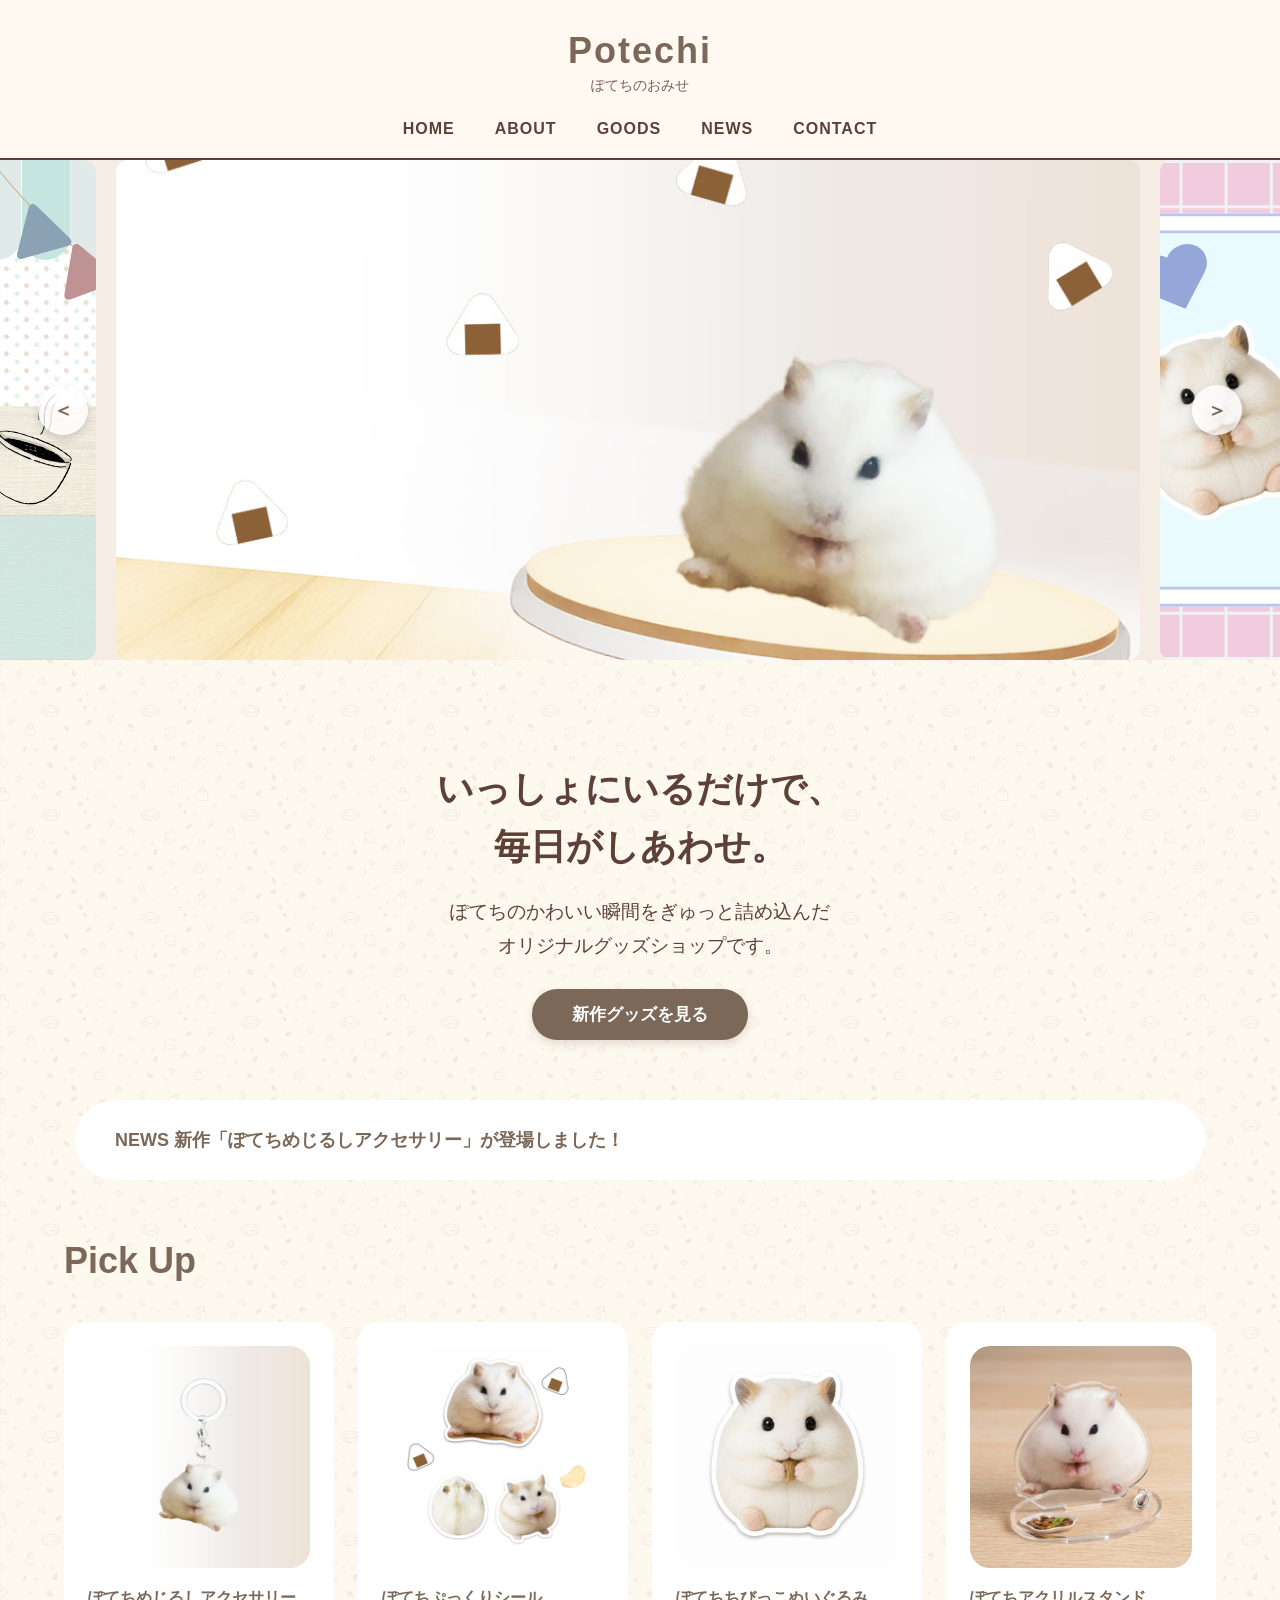
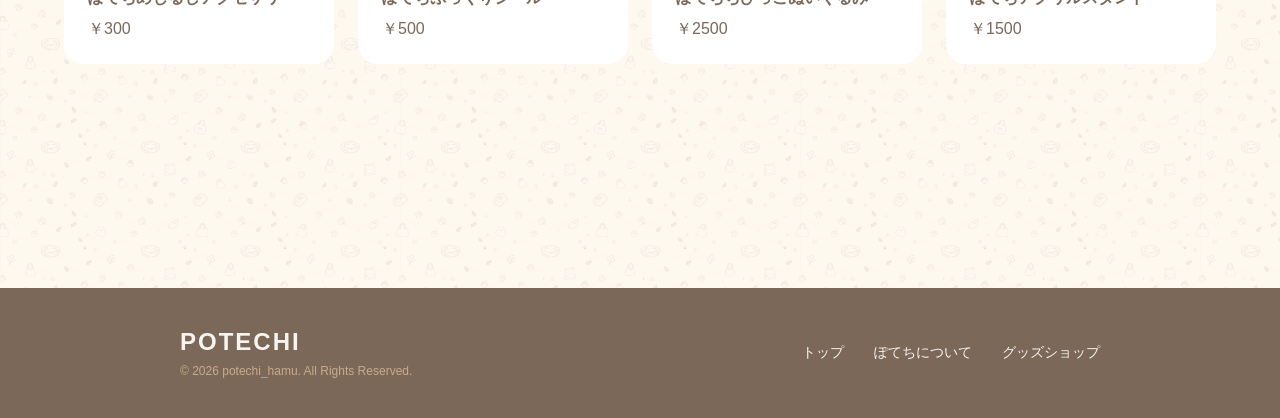
<file: index.html>
<!doctype html>
<html lang="ja">
  <head>
    <meta charset="UTF-8" />
    <meta name="viewport" content="width=device-width, initial-scale=1.0" />
    <title>Potechi Shop</title>
    <link rel="stylesheet" href="style.css" />
  </head>

  <body>
    <header>
      <div class="header-container">
        <div class="logo">
          <h1>Potechi</h1>
          <p>ぽてちのおみせ</p>
        </div>

        <nav>
          <div class="hamburger" id="hamburger">
            <span></span>
            <span></span>
            <span></span>
          </div>

          <ul id="nav-links">
            <li><a href="index.html">HOME</a></li>
            <li><a href="about.html">ABOUT</a></li>
            <li><a href="goods.html">GOODS</a></li>
            <li><a href="news.html">NEWS</a></li>
            <li><a href="contact.html">CONTACT</a></li>
          </ul>
        </nav>
      </div>
    </header>

    <!-- スライダーエリア -->
    <section class="hero">
      <div class="hero-slider">
        <div
          class="slider-item"
          style="background-image: url(&quot;images/cafe_yokobana.png&quot;)"
        ></div>
        <div
          class="slider-item"
          style="background-image: url(&quot;images/potechi-main.jpg&quot;)"
        ></div>
        <div
          class="slider-item"
          style="background-image: url(&quot;images/osikatu_yokobana.png&quot;)"
        ></div>
        <div
          class="slider-item"
          style="background-image: url(&quot;images/cafe_yokobana.png&quot;)"
        ></div>
        <div
          class="slider-item"
          style="background-image: url(&quot;images/potechi-main.jpg&quot;)"
        ></div>
      </div>

      <button class="slider-btn prev-btn" id="prevBtn">＜</button>
      <button class="slider-btn next-btn" id="nextBtn">＞</button>
    </section>

    <!-- ✨ここから背景パターンの枠（main-bg）を開始！ -->
    <div class="main-bg">
      <!-- 🌟文字とボタンのエリアを、ドット背景の内側にお引っ越ししました！ -->
      <div class="hero-text">
        <h2>いっしょにいるだけで、<br />毎日がしあわせ。</h2>
        <p>
          ぽてちのかわいい瞬間をぎゅっと詰め込んだ<br />オリジナルグッズショップです。
        </p>
        <a href="goods.html" class="btn">新作グッズを見る</a>
      </div>

      <!-- NEWSセクション -->
      <section class="news">
        <p>
          <span>NEWS</span>
          新作「ぽてちめじるしアクセサリー」が登場しました！
        </p>
      </section>

      <!-- Pick Up セクション -->
      <section class="pickup">
        <h3>Pick Up</h3>
        <div class="item-list">
          <div class="item">
            <img src="images/mezirushi-keyholder.jpg" alt="" />
            <h4>ぽてちめじるしアクセサリー</h4>
            <p>￥300</p>
          </div>

          <div class="item">
            <img src="images/pukkuri-sticker.jpg" alt="" />
            <h4>ぽてちぷっくりシール</h4>
            <p>￥500</p>
          </div>

          <div class="item">
            <img src="images/tibinui.png" alt="" />
            <h4>ぽてちちびっこぬいぐるみ</h4>
            <p>￥2500</p>
          </div>

          <div class="item">
            <img src="images/akusuta.jpg" alt="" />
            <h4>ぽてちアクリルスタンド</h4>
            <p>￥1500</p>
          </div>
        </div>
      </section>

      <!-- フッターエリア -->
      <footer>
        <div class="footer-container">
          <div class="footer-left">
            <h2>POTECHI</h2>
            <p>&copy; 2026 potechi_hamu. All Rights Reserved.</p>
          </div>
          <div class="footer-right">
            <ul>
              <li><a href="index.html">トップ</a></li>
              <li><a href="about.html">ぽてちについて</a></li>
              <li><a href="goods.html">グッズショップ</a></li>
            </ul>
          </div>
        </div>
      </footer>
    </div>
    <!-- 背景パターンの枠（main-bg）終了 -->

    <script>
      function startSlider() {
        const slider = document.querySelector(".hero-slider");
        const slides = document.querySelectorAll(".slider-item");
        const prevBtn = document.getElementById("prevBtn");
        const nextBtn = document.getElementById("nextBtn");

        let currentIndex = 1;
        const totalSlides = slides.length;
        let isTransitioning = false;

        function updateSlider(hasAnimation = true) {
          if (hasAnimation) {
            slider.style.transition =
              "transform 0.6s cubic-bezier(0.25, 1, 0.5, 1)";
          } else {
            slider.style.transition = "none";
          }
          const moveAmount = currentIndex * 82.5 - 10;
          slider.style.transform = `translateX(-${moveAmount}%)`;
        }

        updateSlider(false);

        function nextSlide() {
          if (isTransitioning) return;
          isTransitioning = true;
          currentIndex++;
          updateSlider(true);

          if (currentIndex === totalSlides - 1) {
            setTimeout(() => {
              currentIndex = 1;
              updateSlider(false);
            }, 600);
          }
          setTimeout(() => {
            isTransitioning = false;
          }, 600);
        }

        function prevSlide() {
          if (isTransitioning) return;
          isTransitioning = true;
          currentIndex--;
          updateSlider(true);

          if (currentIndex === 0) {
            setTimeout(() => {
              currentIndex = totalSlides - 2;
              updateSlider(false);
            }, 600);
          }
          setTimeout(() => {
            isTransitioning = false;
          }, 600);
        }

        nextBtn.addEventListener("click", nextSlide);
        prevBtn.addEventListener("click", prevSlide);
        setInterval(nextSlide, 4000);
      }

      window.onload = startSlider;

      const hamburger = document.getElementById("hamburger");
      const navLinks = document.getElementById("nav-links");

      hamburger.addEventListener("click", () => {
        hamburger.classList.toggle("active");
        navLinks.classList.toggle("active");
      });
    </script>
  </body>
</html>
</file>
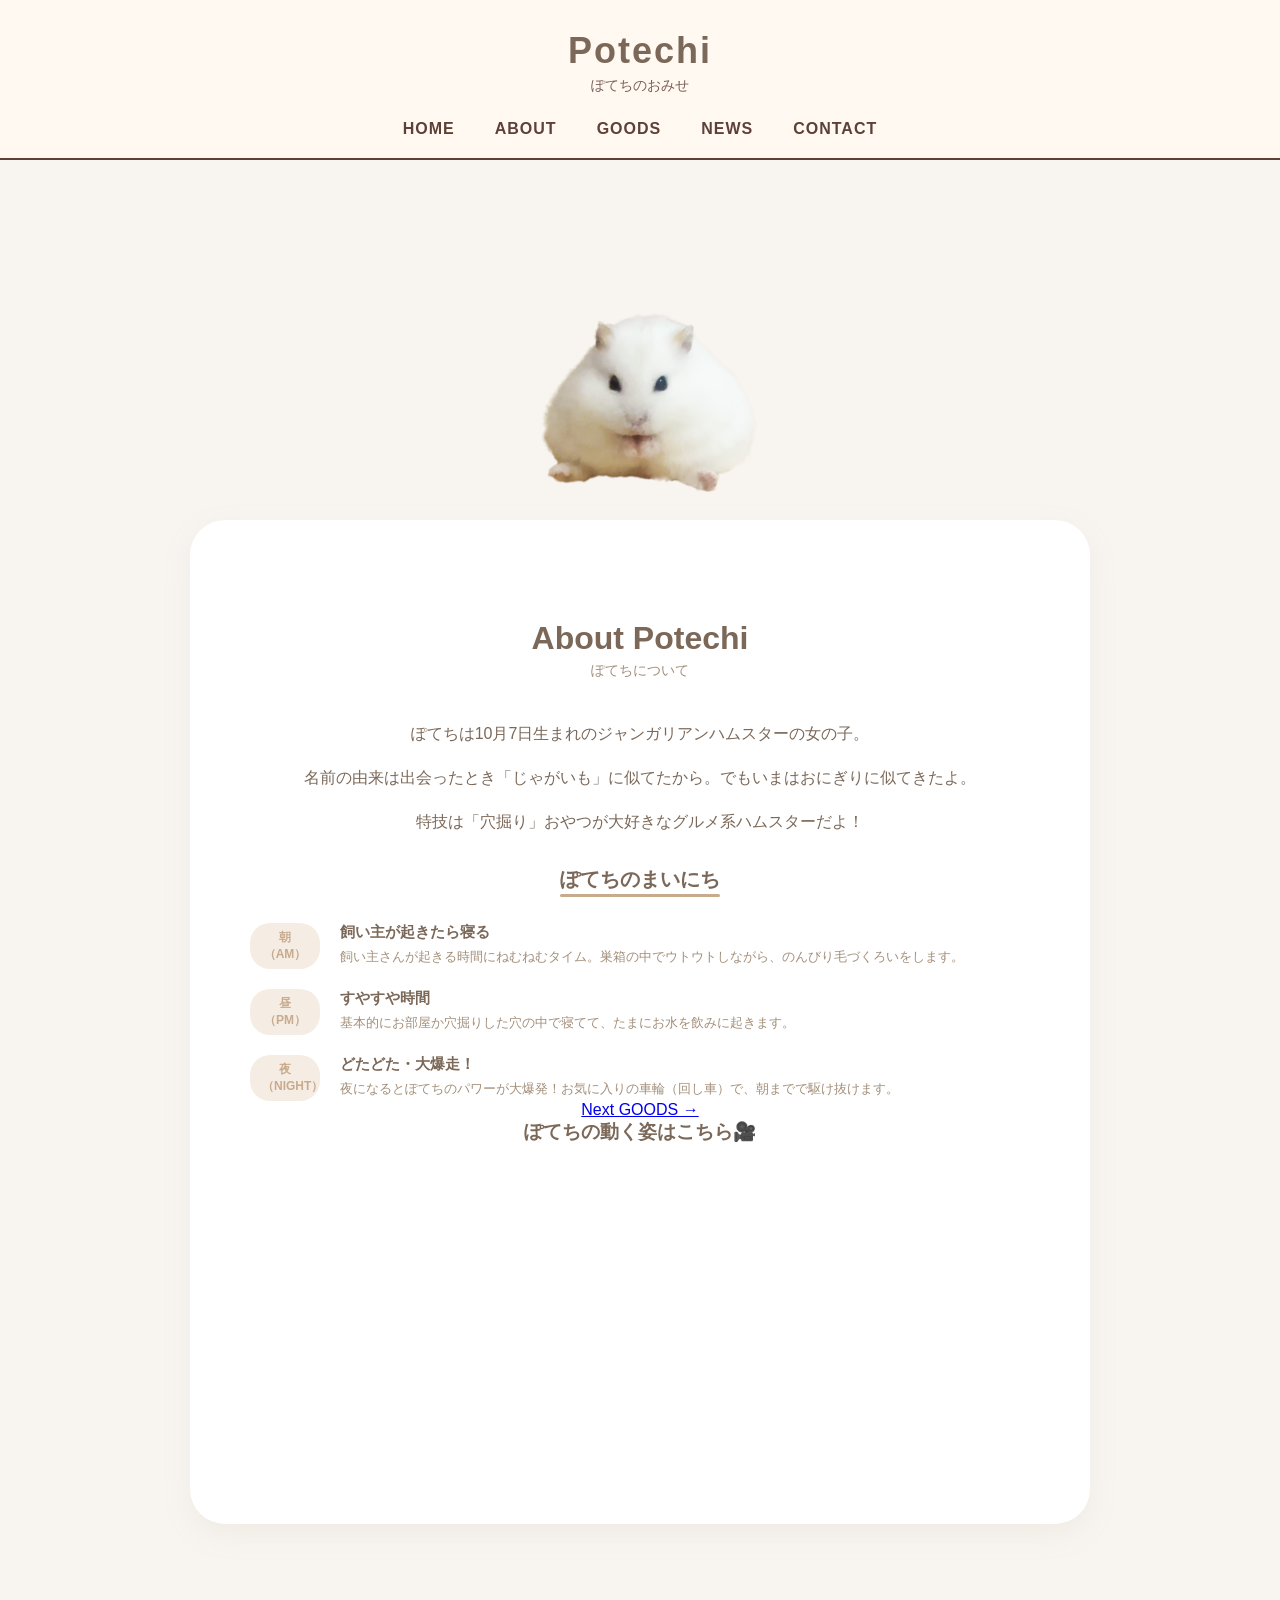
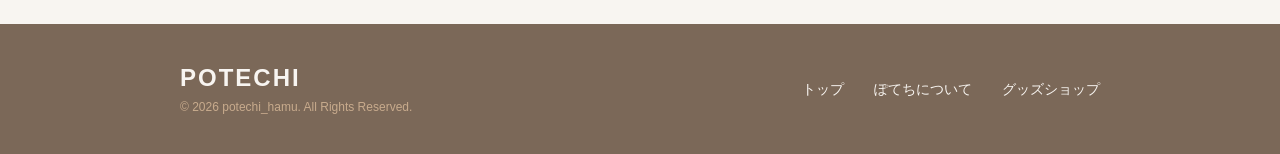
<file: about.html>
<!doctype html>
<html lang="ja">
  <head>
    <meta charset="UTF-8" />
    <meta name="viewport" content="width=device-width, initial-scale=1.0" />
    <title>Potechi Shop</title>
    <link rel="stylesheet" href="style.css" />
  </head>

  <body>
    <!-- ヘッダー -->
    <header>
      <div class="header-container">
        <div class="logo">
          <h1>Potechi</h1>
          <p>ぽてちのおみせ</p>
        </div>

        <nav>
          <div class="hamburger" id="hamburger">
            <span></span>
            <span></span>
            <span></span>
          </div>

          <ul id="nav-links">
            <li><a href="index.html">HOME</a></li>
            <li><a href="about.html">ABOUT</a></li>
            <li><a href="goods.html">GOODS</a></li>
            <li><a href="news.html">NEWS</a></li>
            <li><a href="contact.html">CONTACT</a></li>
          </ul>
        </nav>
      </div>
    </header>

    <!-- メインビジュアル -->
    <main class="about-container">
      <div class="about-hero">
        <img
          src="images/potechi.png"
          alt="ぽてちのメイン写真"
          class="about-img"
        />
      </div>
      <section class="about-card">
        <h2>About Potechi</h2>

        <p class="subtitle">ぽてちについて</p>
        <div class="about-text">
          <p>ぽてちは10月7日生まれのジャンガリアンハムスターの女の子。</p>
          <p>
            名前の由来は出会ったとき「じゃがいも」に似てたから。でもいまはおにぎりに似てきたよ。
          </p>
          <p>特技は「穴掘り」おやつが大好きなグルメ系ハムスターだよ！</p>
        </div>
        <div class="routine-box">
          <h3>ぽてちのまいにち</h3>

          <div class="timeline">
            <div class="timeline-item">
              <span class="time">朝（AM）</span>
              <div class="timeline-content">
                <h4>飼い主が起きたら寝る</h4>
                <p>
                  飼い主さんが起きる時間にねむねむタイム。巣箱の中でウトウトしながら、のんびり毛づくろいをします。
                </p>
              </div>
            </div>

            <div class="timeline-item">
              <span class="time">昼（PM）</span>
              <div class="timeline-content">
                <h4>すやすや時間</h4>
                <p>
                  基本的にお部屋か穴掘りした穴の中で寝てて、たまにお水を飲みに起きます。
                </p>
              </div>
            </div>

            <div class="timeline-item">
              <span class="time">夜（NIGHT）</span>
              <div class="timeline-content">
                <h4>どたどた・大爆走！</h4>
                <p>
                  夜になるとぽてちのパワーが大爆発！お気に入りの車輪（回し車）で、朝までで駆け抜けます。
                </p>
              </div>
            </div>
          </div>
        </div>
        <a href="goods.html" class="btn">Next GOODS →</a>
        <div class="video-box">
          <h3>ぽてちの動く姿はこちら🎥</h3>
          <div class="video-container">
            <iframe
              width="560"
              height="315"
              src="https://www.youtube.com/embed/g1fWhNNYYok?si=EmR5kZvZjE-gA_fW"
              title="YouTube video player"
              frameborder="0"
              allow="
                accelerometer;
                autoplay;
                clipboard-write;
                encrypted-media;
                gyroscope;
                picture-in-picture;
                web-share;
              "
              referrerpolicy="strict-origin-when-cross-origin"
              allowfullscreen
            ></iframe>
          </div>
        </div>
      </section>
    </main>
    <footer>
      <div class="footer-container">
        <div class="footer-left">
          <h2>POTECHI</h2>
          <p>&copy; 2026 potechi_hamu. All Rights Reserved.</p>
        </div>

        <div class="footer-right">
          <ul>
            <li><a href="index.html">トップ</a></li>
            <li><a href="about.html">ぽてちについて</a></li>
            <li><a href="goods.html">グッズショップ</a></li>
          </ul>
        </div>
      </div>
    </footer>
    <script>
      // 🍔 ハンバーガーメニューを開閉するJS
      const hamburger = document.getElementById("hamburger");
      const navLinks = document.getElementById("nav-links");

      hamburger.addEventListener("click", () => {
        // ボタンとメニューに「active」クラスをつけたり消したりする
        hamburger.classList.toggle("active");
        navLinks.classList.toggle("active");
      });
    </script>
  </body>
</html>
</file>
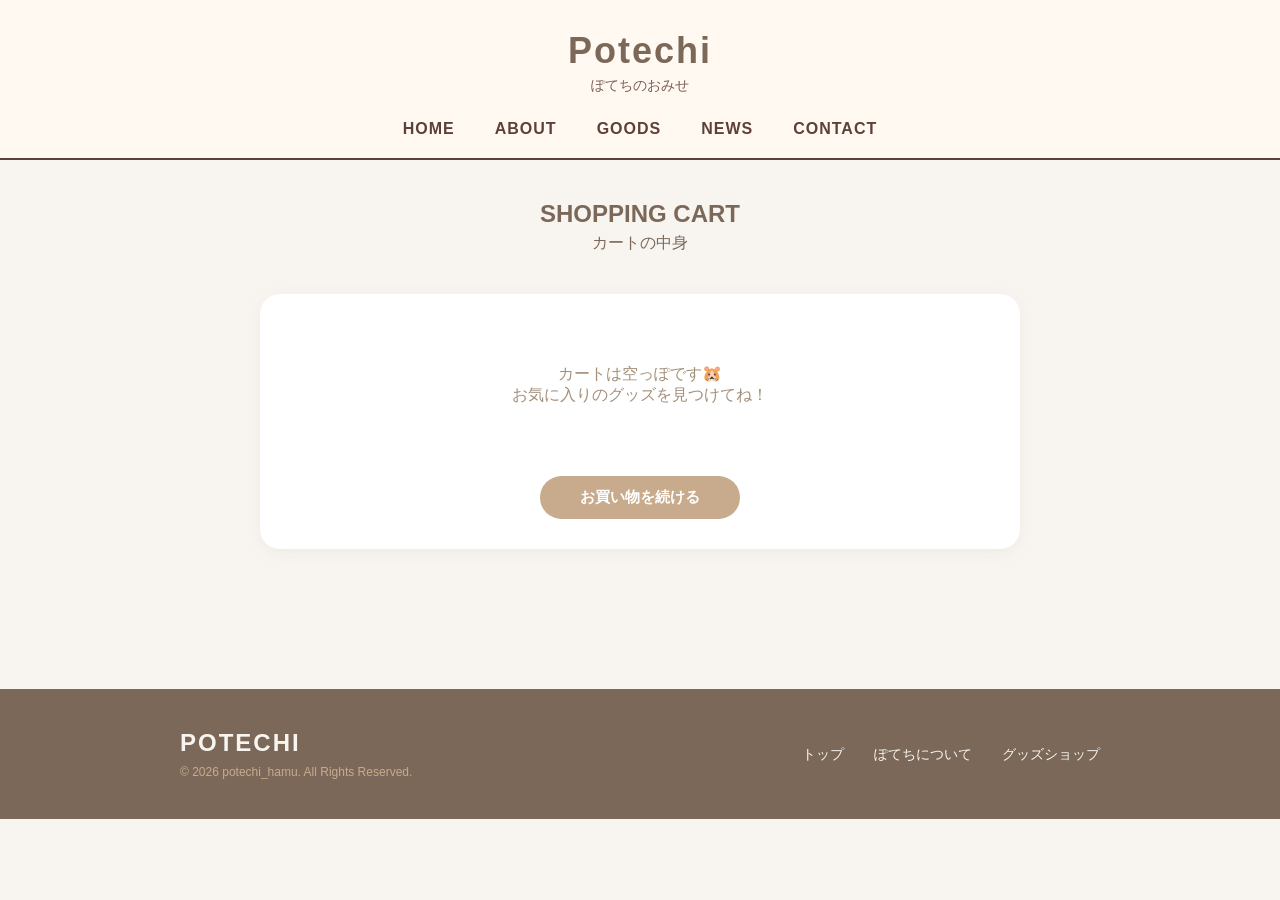
<file: cart.html>
<!doctype html>
<html lang="ja">
  <head>
    <meta charset="UTF-8" />
    <meta name="viewport" content="width=device-width, initial-scale=1.0" />
    <title>カート - ぽてちのおみせ</title>
    <link rel="stylesheet" href="style.css" />

    <style>
      /* --- カートページ専用のスタイル --- */
      main {
        max-width: 800px;
        margin: 0 auto;
        padding: 40px 20px;
      }
      .page-title {
        text-align: center;
        margin-bottom: 40px;
      }
      .page-title h2 {
        font-size: 24px;
        color: #7b6858;
        margin-bottom: 5px;
      }

      /* カートの中身を包む大きな箱 */
      .cart-container {
        background: white;
        border-radius: 20px;
        padding: 30px;
        box-shadow: 0 4px 15px rgba(163, 143, 122, 0.1);
      }

      /* グッズ1件ごとの並び */
      .cart-item {
        display: flex;
        justify-content: space-between;
        align-items: center;
        padding: 15px 0;
        border-bottom: 1px dashed #e6dfd5;
        color: #7b6858;
      }
      .cart-item:last-child {
        border-bottom: none;
      }
      .item-name {
        font-weight: bold;
        font-size: 16px;
      }
      .item-price {
        font-weight: bold;
        color: #c8ab8d;
      }

      /* カートが空っぽのときのメッセージ */
      .empty-message {
        text-align: center;
        padding: 40px 0;
        color: #a38f7a;
        font-size: 16px;
      }

      /* ボタン関係 */
      .cart-buttons {
        margin-top: 30px;
        display: flex;
        flex-direction: column;
        gap: 15px;
        align-items: center;
      }
      .btn-clear {
        background: #e8f0eb;
        color: #8daea0;
        border: none;
        padding: 10px 20px;
        border-radius: 999px;
        font-weight: bold;
        cursor: pointer;
        font-size: 13px;
      }
      .btn-back {
        display: inline-block;
        background: #c8ab8d;
        color: white;
        text-decoration: none;
        padding: 12px 40px;
        border-radius: 999px;
        font-weight: bold;
        font-size: 15px;
      }
    </style>
  <header>
      <div class="header-container">
        <div class="logo">
          <h1>Potechi</h1>
          <p>ぽてちのおみせ</p>
        </div>

        <nav>
          <div class="hamburger" id="hamburger">
            <span></span>
            <span></span>
            <span></span>
          </div>

          <ul id="nav-links">
            <li><a href="index.html">HOME</a></li>
            <li><a href="about.html">ABOUT</a></li>
            <li><a href="goods.html">GOODS</a></li>
            <li><a href="news.html">NEWS</a></li>
            <li><a href="contact.html">CONTACT</a></li>
          </ul>
        </nav>
      </div>
    </header>
    <main>
      <div class="page-title">
        <h2>SHOPPING CART</h2>
        <p>カートの中身</p>
      </div>

      <div class="cart-container">
        <div id="cart-list"></div>

        <div class="cart-buttons">
          <button class="btn-clear" id="btn-clear">カートを空にする</button>
          <a href="goods.html" class="btn-back">お買い物を続ける</a>
        </div>
      </div>
    </main>

    <footer>
      <div class="footer-container">
        <div class="footer-left">
          <h2>POTECHI</h2>
          <p>&copy; 2026 potechi_hamu. All Rights Reserved.</p>
        </div>
        <div class="footer-right">
          <ul>
            <li><a href="index.html">トップ</a></li>
            <li><a href="about.html">ぽてちについて</a></li>
            <li><a href="goods.html">グッズショップ</a></li>
          </ul>
        </div>
      </div>
    </footer>

    <script>
      // 1. ブラウザの記憶からカートのデータを引っ張り出す
      let cart = JSON.parse(localStorage.getItem("potechi_cart")) || [];

      const cartList = document.getElementById("cart-list");
      const btnClear = document.getElementById("btn-clear");

      // 2. カートの中身を表示する関数
      function displayCart() {
        // いったん表示をクリア
        cartList.innerHTML = "";

        if (cart.length === 0) {
          // カートが空っぽのとき
          cartList.innerHTML =
            '<p class="empty-message">カートは空っぽです🐹<br>お気に入りのグッズを見つけてね！</p>';
          btnClear.style.display = "none"; // 空にするボタンを隠す
        } else {
          // カートに商品が入っているとき、1個ずつ画面に組み立てていく
          cart.forEach(function (item) {
            const itemDiv = document.createElement("div");
            itemDiv.className = "cart-item";
            itemDiv.innerHTML = `
                        <span class="item-name">${item.name}</span>
                        <span class="item-price">${item.price}</span>
                    `;
            cartList.appendChild(itemDiv);
          });
          btnClear.style.display = "block"; // 空にするボタンを表示
        }
      }

      // 3. 「カートを空にする」ボタンが押されたときの仕事
      btnClear.addEventListener("click", function () {
        // 記憶を消す
        localStorage.removeItem("potechi_cart");
        cart = [];
        // 画面を更新
        displayCart();
      });

      // ページを開いた瞬間に、まずはカートの中身を表示する
      displayCart();
    </script>
  </body>
</html>
</file>
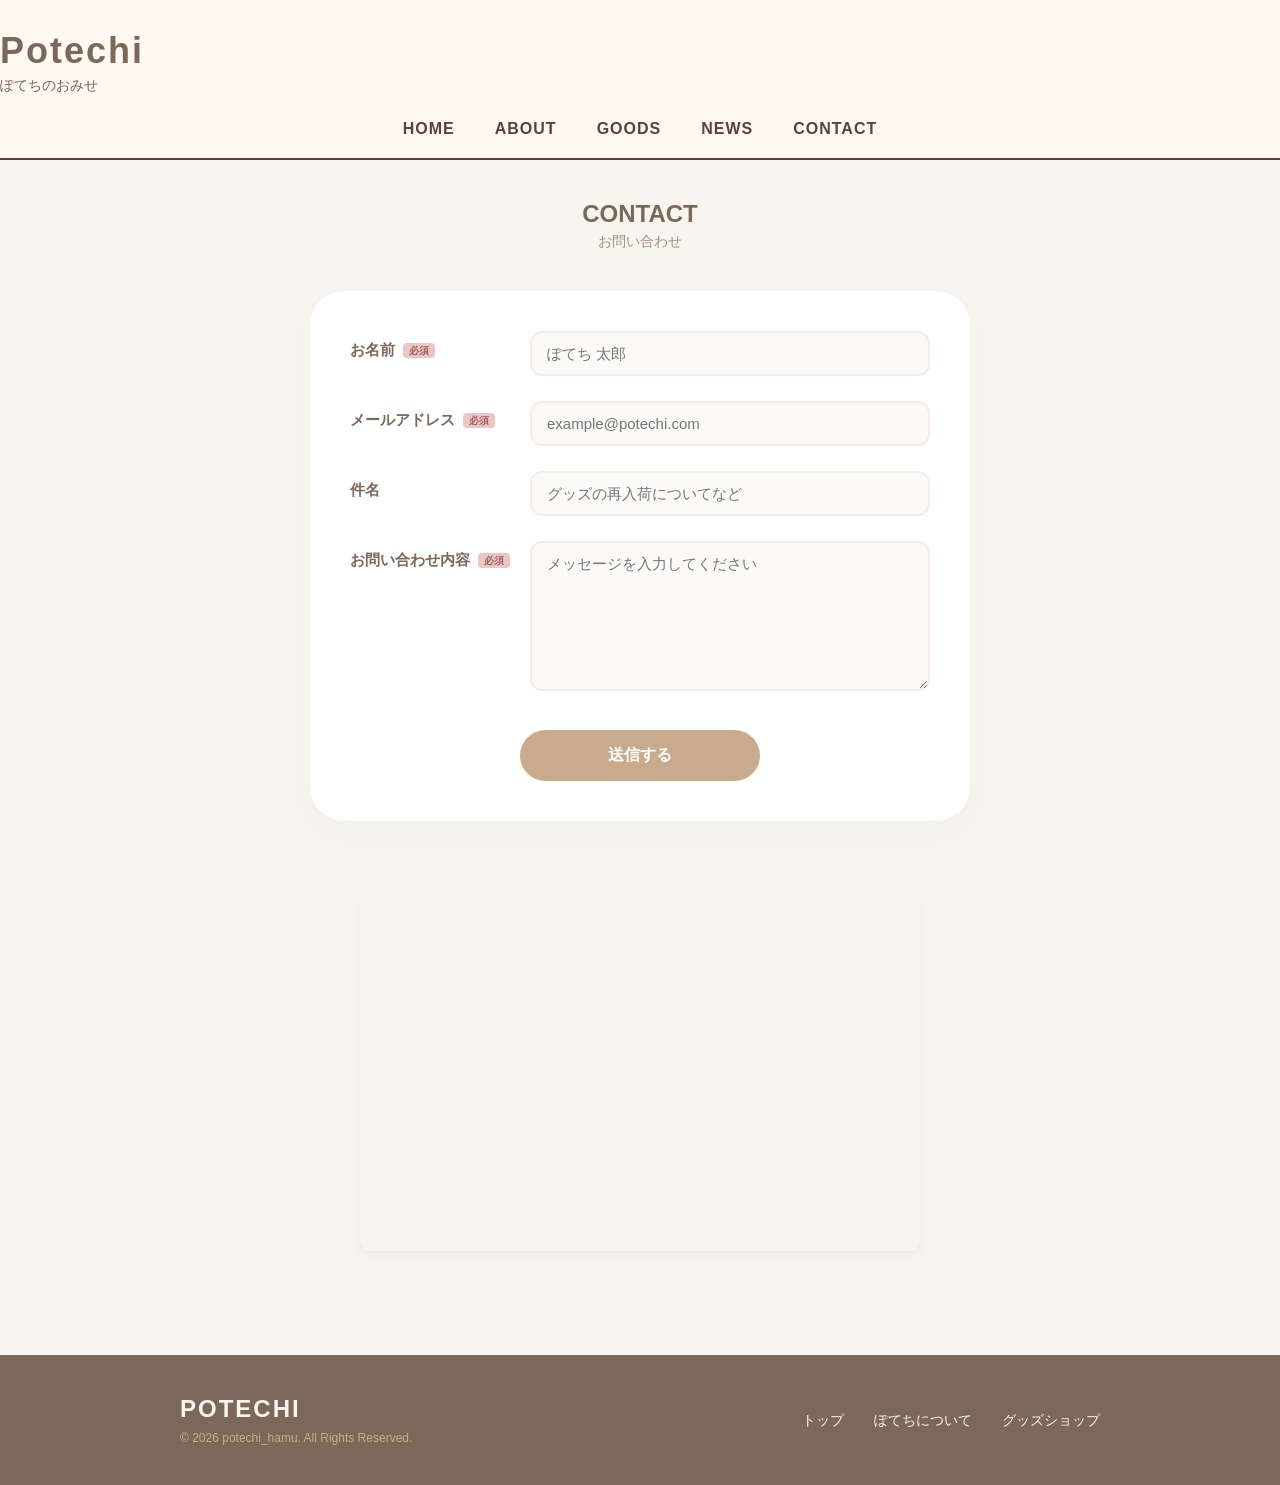
<file: contact.html>
<!doctype html>
<html lang="ja">
  <head>
    <meta charset="UTF-8" />
    <meta name="viewport" content="width=device-width, initial-scale=1.0" />
    <title>CONTACT - ぽてちのおみせ</title>
    <link rel="stylesheet" href="style.css" />

    <style>
      /* --- コンタクトページ専用のスタイル --- */
      main {
        max-width: 700px; /* フォームが広がりすぎないように少し狭めに */
        margin: 0 auto;
        padding: 40px 20px;
      }

      .page-title {
        text-align: center;
        margin-bottom: 40px;
      }
      .page-title h2 {
        font-size: 24px;
        color: #7b6858;
        margin-bottom: 5px;
      }
      .page-title p {
        font-size: 14px;
        color: #a38f7a;
        margin: 0;
      }

      /* フォームの背景カード（ABOUTページなどの白カードを意識！） */
      .form-container {
        background: white;
        padding: 40px;
        border-radius: 35px;
        box-shadow: 0 10px 30px rgba(163, 143, 122, 0.05);
      }

      /* 入力項目の1グループ（縦並びのすき間） */
      .form-group {
        display: flex;
        margin-bottom: 25px;
        align-items: flex-start;
      }

      /* 項目名（お名前、メールアドレスなど） */
      .form-label {
        width: 180px;
        font-size: 15px;
        font-weight: bold;
        color: #7b6858;
        padding-top: 10px;
        flex-shrink: 0;
      }

      /* 「必須」バッジ */
      .required-badge {
        background: #eac7c7;
        color: #a85d5d;
        font-size: 10px;
        padding: 2px 6px;
        border-radius: 4px;
        margin-left: 8px;
        vertical-align: middle;
      }

      /* 入力エリアの共通設定 */
      .form-body {
        flex-grow: 1;
        width: 100%;
      }

      /* テキストボックスとテキストエリア */
      .input-text,
      .textarea-text {
        width: 100%;
        padding: 12px 15px;
        border: 2px solid #f5ede3;
        border-radius: 12px; /* ぽてちらしい丸み */
        background-color: #fbfaf8;
        color: #7b6858;
        font-size: 15px;
        outline: none;
        transition: border-color 0.2s;
      }

      /* 入力中の枠線の色（あなたのサイトのボタン色に合わせました♪） */
      .input-text:focus,
      .textarea-text:focus {
        border-color: #c8ab8d;
        background-color: #ffffff;
      }

      /* お問い合わせ内容の高さ */
      .textarea-text {
        height: 150px;
        resize: vertical; /* 縦方向だけサイズ変更可能に */
      }

      /* 送信ボタンのエリア */
      .form-submit {
        text-align: center;
        margin-top: 35px;
      }

      /* 送信ボタン（トップページの .btn をベースに！） */
      .btn-submit {
        display: inline-block;
        width: 240px;
        padding: 15px 0;
        background: #c8ab8d;
        color: white;
        border: none;
        border-radius: 999px;
        font-size: 16px;
        font-weight: bold;
        cursor: pointer;
        transition:
          background 0.2s,
          transform 0.2s;
      }

      .btn-submit:hover {
        background: #b39578;
        transform: translateY(-2px);
      }

      /* --- スマホ用の調整 --- */
      @media (max-width: 768px) {
        main {
          padding: 20px 15px;
        }
        .form-container {
          padding: 25px 20px;
          border-radius: 25px;
        }
        .form-group {
          flex-direction: column; /* スマホでは項目名と入力欄を縦並びに */
          gap: 8px;
          margin-bottom: 20px;
        }
        .form-label {
          width: 100%;
          padding-top: 0;
        }
        .btn-submit {
          width: 100%; /* スマホではボタンを横いっぱいに */
        }
      }
    </style>
  </head>
  <body>
    <header>
      <div class="logo">
        <h1>Potechi</h1>
        <p>ぽてちのおみせ</p>
      </div>
      <nav>
        <div class="hamburger" id="hamburger">
          <span></span>
          <span></span>
          <span></span>
        </div>

        <ul id="nav-links">
          <li><a href="index.html">HOME</a></li>
          <li><a href="about.html">ABOUT</a></li>
          <li><a href="goods.html">GOODS</a></li>
          <li><a href="news.html">NEWS</a></li>
          <li><a href="contact.html">CONTACT</a></li>
        </ul>
      </nav>
    </header>

    <main>
      <div class="page-title">
        <h2>CONTACT</h2>
        <p>お問い合わせ</p>
      </div>

      <div class="form-container">
        <form action="#" method="POST">
          <div class="form-group">
            <div class="form-label">
              お名前<span class="required-badge">必須</span>
            </div>
            <div class="form-body">
              <input
                type="text"
                name="name"
                class="input-text"
                placeholder="ぽてち 太郎"
                required
              />
            </div>
          </div>

          <div class="form-group">
            <div class="form-label">
              メールアドレス<span class="required-badge">必須</span>
            </div>
            <div class="form-body">
              <input
                type="email"
                name="email"
                class="input-text"
                placeholder="example@potechi.com"
                required
              />
            </div>
          </div>

          <div class="form-group">
            <div class="form-label">件名</div>
            <div class="form-body">
              <input
                type="text"
                name="subject"
                class="input-text"
                placeholder="グッズの再入荷についてなど"
              />
            </div>
          </div>

          <div class="form-group">
            <div class="form-label">
              お問い合わせ内容<span class="required-badge">必須</span>
            </div>
            <div class="form-body">
              <textarea
                name="message"
                class="textarea-text"
                placeholder="メッセージを入力してください"
                required
              ></textarea>
            </div>
          </div>

          <div class="form-submit">
            <button type="submit" class="btn-submit">送信する</button>
          </div>
        </form>
      </div>
    </main>

    <div style="max-width: 600px; margin: 40px auto; padding: 0 20px">
      <iframe
        src="https://www.google.com/maps/embed?pb=!1m18!1m12!1m3!1d3241.747761803251!2d139.7011059!3d35.670845!2m3!1f0!2f0!3f0!3m2!1i1024!2i768!4f13.1!3m3!1m2!1s0x60188cb2eb31be99%3A0x17120fe86a1114d6!2z5Y6f5b_p6aeF!5e0!3m2!1sja!2sjp!4v1710000000000!5m2!1sja!2sjp"
        width="100%"
        height="350"
        style="
          border: 0;
          border-radius: 12px;
          box-shadow: 0 4px 12px rgba(0, 0, 0, 0.05);
        "
        allowfullscreen=""
        loading="lazy"
      >
      </iframe>
    </div>

    <footer>
      <div class="footer-container">
        <div class="footer-left">
          <h2>POTECHI</h2>
          <p>&copy; 2026 potechi_hamu. All Rights Reserved.</p>
        </div>
        <div class="footer-right">
          <ul>
            <li><a href="index.html">トップ</a></li>
            <li><a href="about.html">ぽてちについて</a></li>
            <li><a href="goods.html">グッズショップ</a></li>
          </ul>
        </div>
      </div>
    </footer>

    <script>
      // 🍔 ハンバーガーメニューを開閉するJS
      const hamburger = document.getElementById("hamburger");
      const navLinks = document.getElementById("nav-links");

      hamburger.addEventListener("click", () => {
        // ボタンとメニューに「active」クラスをつけたり消したりする
        hamburger.classList.toggle("active");
        navLinks.classList.toggle("active");
      });
    </script>
  </body>
</html>
</file>
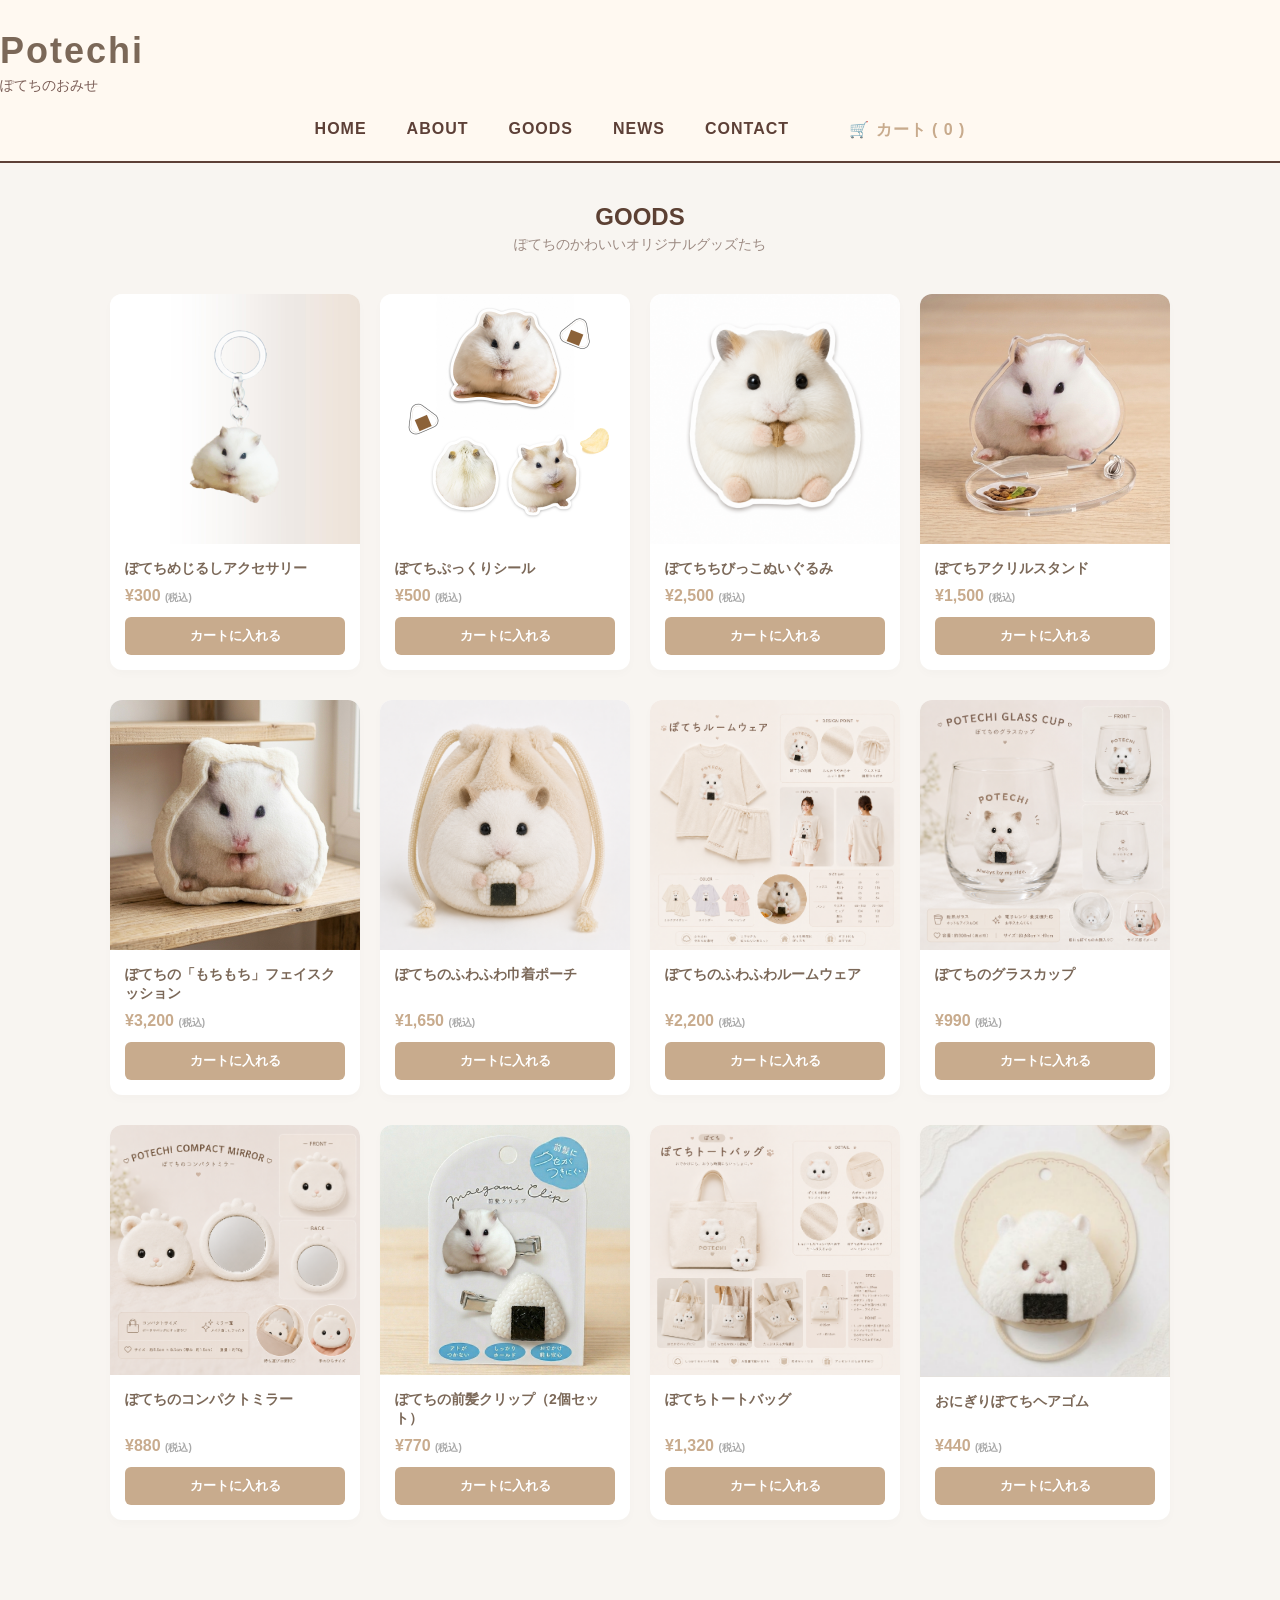
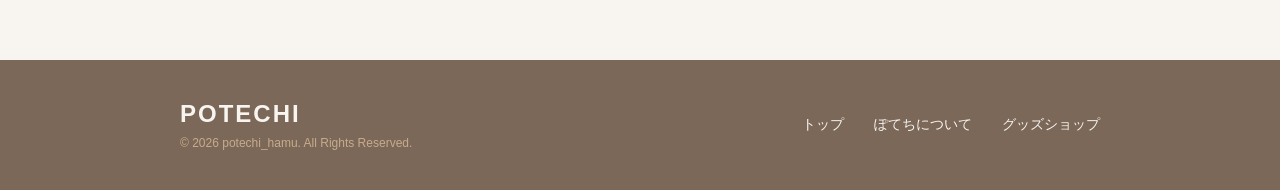
<file: goods.html>
<!doctype html>
<html lang="ja">
  <head>
    <meta charset="UTF-8" />
    <meta name="viewport" content="width=device-width, initial-scale=1.0" />
    <title>GOODS - ぽてちのおみせ</title>
    <!-- あなたの style.css を読み込む設定（ファイル名やパスが違ったら書き換えてね） -->
    <link rel="stylesheet" href="style.css" />

    <style>
      /* 
           【重要】
           ちいかわマーケット風のPCでの見栄え（正方形画像やボタン）の基本設定だけここに残します。
           スマホの「2列」の命令はすべて style.css に任せる形にしました！
        */
      main {
        max-width: 1100px;
        margin: 0 auto;
        padding: 40px 20px;
      }
      .page-title {
        text-align: center;
        margin-bottom: 40px;
      }
      .page-title h2 {
        font-size: 24px;
        color: #5c4033;
        margin-bottom: 5px;
      }
      .page-title p {
        font-size: 14px;
        color: #9c8a82;
        margin: 0;
      }
      .goods-grid {
        display: grid;
        grid-template-columns: repeat(auto-fill, minmax(220px, 1fr));
        gap: 30px 20px;
      }
      .goods-card {
        background-color: #ffffff;
        border-radius: 12px;
        overflow: hidden;
        box-shadow: 0 4px 10px rgba(0, 0, 0, 0.02);
        display: flex;
        flex-direction: column;
        transition: transform 0.2s;
      }
      .goods-card:hover {
        transform: translateY(-5px);
      }
      .goods-image {
        width: 100%;
        aspect-ratio: 1 / 1;
        background-color: #e6dfd5; /* ぽてちの背景に合わせた淡い色にしました */
        display: flex;
        align-items: center;
        justify-content: center;
        color: #7b6858;
        font-size: 14px;
      }
      .goods-image img {
        width: 100%;
        height: 100%;
        object-fit: cover;
      }
      .goods-info {
        padding: 15px;
        display: flex;
        flex-direction: column;
        flex-grow: 1;
      }
      .goods-name {
        font-size: 14px;
        font-weight: bold;
        margin: 0 0 8px 0;
        color: #7b6858;
        line-height: 1.4;
      }
      .goods-price {
        font-size: 16px;
        font-weight: bold;
        color: #c8ab8d; /* あなたのstyle.cssのボタン色に合わせました♪ */
        margin-top: auto;
        margin-bottom: 12px;
      }
      .btn-cart {
        display: block;
        width: 100%;
        padding: 10px 0;
        background-color: #c8ab8d;
        color: #ffffff;
        text-align: center;
        text-decoration: none;
        border-radius: 6px;
        font-size: 13px;
        font-weight: bold;
        border: none;
        cursor: pointer;
        transition: background-color 0.2s;
      }
      .btn-cart:hover {
        background-color: #b39578;
      }
    </style>
  </head>
  <body>
    <!-- ヘッダー（あなたのサイトのデザインに合わせました） -->
    <header>
      <div class="logo">
        <h1>Potechi</h1>
        <p>ぽてちのおみせ</p>
      </div>
      <nav>
        <div class="hamburger" id="hamburger">
          <span></span>
          <span></span>
          <span></span>
        </div>

        <ul id="nav-links">
          <li><a href="index.html">HOME</a></li>
          <li><a href="about.html">ABOUT</a></li>
          <li><a href="goods.html">GOODS</a></li>
          <li><a href="news.html">NEWS</a></li>
          <li><a href="contact.html">CONTACT</a></li>
          <li style="font-weight: bold; margin-left: 20px">
            <a
              href="cart.html"
              style="color: #c8ab8d; text-decoration: none; font-weight: bold"
            >
              🛒 カート ( <span id="cart-count">0</span> )
            </a>
          </li>
        </ul>
      </nav>
    </header>

    <!-- メインコンテンツ -->
    <main>
      <div class="page-title">
        <h2>GOODS</h2>
        <p>ぽてちのかわいいオリジナルグッズたち</p>
      </div>

      <!-- グッズ一覧（ここを「goods-grid goods-page-grid」に変更済みです！） -->
      <div class="goods-grid goods-page-grid">
        <!-- 1. アクセサリー -->
        <div class="goods-card">
          <div class="goods-image">
            <img
              src="images/mezirushi-keyholder.jpg"
              alt="ぽてちめじるしアクセサリー"
              style="width: 100%; object-fit: cover"
            />
          </div>
          <div class="goods-info">
            <p class="goods-name">ぽてちめじるしアクセサリー</p>
            <p class="goods-price">
              ¥300 <span style="font-size: 10px; color: #aaa">(税込)</span>
            </p>
            <button class="btn-cart">カートに入れる</button>
          </div>
        </div>

        <!-- 2. シール -->
        <div class="goods-card">
          <div class="goods-image">
            <img
              src="images/pukkuri-sticker.jpg"
              alt="ぽてちぷっくりシール"
              style="width: 100%; object-fit: cover"
            />
          </div>
          <div class="goods-info">
            <p class="goods-name">ぽてちぷっくりシール</p>
            <p class="goods-price">
              ¥500 <span style="font-size: 10px; color: #aaa">(税込)</span>
            </p>
            <button class="btn-cart">カートに入れる</button>
          </div>
        </div>

        <!-- 3. ぬいぐるみ -->
        <div class="goods-card">
          <div class="goods-image">
            <img
              src="images/tibinui.png"
              alt="ぽてちちびっこぬいぐるみ"
              style="width: 100%; object-fit: cover"
            />
          </div>
          <div class="goods-info">
            <p class="goods-name">ぽてちちびっこぬいぐるみ</p>
            <p class="goods-price">
              ¥2,500 <span style="font-size: 10px; color: #aaa">(税込)</span>
            </p>
            <button class="btn-cart">カートに入れる</button>
          </div>
        </div>

        <!-- 4. アクスタ -->
        <div class="goods-card">
          <div class="goods-image">
            <img
              src="images/akusuta.jpg"
              alt="ぽてちアクリルスタンド"
              style="width: 100%; object-fit: cover"
            />
          </div>
          <div class="goods-info">
            <p class="goods-name">ぽてちアクリルスタンド</p>
            <p class="goods-price">
              ¥1,500 <span style="font-size: 10px; color: #aaa">(税込)</span>
            </p>
            <button class="btn-cart">カートに入れる</button>
          </div>
        </div>

        <!-- 5. クッション -->
        <div class="goods-card">
          <div class="goods-image">
            <img
              src="images/face_cushion.jpg"
              alt="ぽてちの「もちもち」フェイスクッション"
              style="width: 100%; object-fit: cover"
            />
          </div>
          <div class="goods-info">
            <p class="goods-name">ぽてちの「もちもち」フェイスクッション</p>
            <p class="goods-price">
              ¥3,200 <span style="font-size: 10px; color: #aaa">(税込)</span>
            </p>
            <button class="btn-cart">カートに入れる</button>
          </div>
        </div>

        <!-- 6. 巾着ポーチ -->
        <div class="goods-card">
          <div class="goods-image">
            <img
              src="images/kintyaku_pochi.png"
              alt="巾着ポーチ"
              style="width: 100%; object-fit: cover"
            />
          </div>
          <div class="goods-info">
            <p class="goods-name">ぽてちのふわふわ巾着ポーチ</p>
            <p class="goods-price">
              ¥1,650 <span style="font-size: 10px; color: #aaa">(税込)</span>
            </p>
            <button class="btn-cart">カートに入れる</button>
          </div>
        </div>

        <!-- 7. ルームウェア -->
        <div class="goods-card">
          <div class="goods-image">
            <img
              src="images/room_wear.png"
              alt="ぽてちのふわふわルームウェア"
              style="width: 100%; object-fit: cover"
            />
          </div>
          <div class="goods-info">
            <p class="goods-name">ぽてちのふわふわルームウェア</p>
            <p class="goods-price">
              ¥2,200 <span style="font-size: 10px; color: #aaa">(税込)</span>
            </p>
            <button class="btn-cart">カートに入れる</button>
          </div>
        </div>

        <!-- 8. グラスカップ -->
        <div class="goods-card">
          <div class="goods-image">
            <img
              src="images/glass.png"
              alt="ぽてちのグラスカップ"
              style="width: 100%; object-fit: cover"
            />
          </div>
          <div class="goods-info">
            <p class="goods-name">ぽてちのグラスカップ</p>
            <p class="goods-price">
              ¥990 <span style="font-size: 10px; color: #aaa">(税込)</span>
            </p>
            <button class="btn-cart">カートに入れる</button>
          </div>
        </div>

        <!-- 9. コンパクトミラー -->
        <div class="goods-card">
          <div class="goods-image">
            <img
              src="images/mirror.png"
              alt="ぽてちのコンパクトミラー"
              style="width: 100%; object-fit: cover"
            />
          </div>
          <div class="goods-info">
            <p class="goods-name">ぽてちのコンパクトミラー</p>
            <p class="goods-price">
              ¥880 <span style="font-size: 10px; color: #aaa">(税込)</span>
            </p>
            <button class="btn-cart">カートに入れる</button>
          </div>
        </div>

        <!-- 10. 前髪クリップ -->
        <div class="goods-card">
          <div class="goods-image">
            <img
              src="images/maegami__clip.jpg"
              alt="ぽてちのふかふか前髪クリップ（2個セット）"
              style="width: 100%; object-fit: cover"
            />
          </div>
          <div class="goods-info">
            <p class="goods-name">ぽてちの前髪クリップ（2個セット）</p>
            <p class="goods-price">
              ¥770 <span style="font-size: 10px; color: #aaa">(税込)</span>
            </p>
            <button class="btn-cart">カートに入れる</button>
          </div>
        </div>

        <!-- 11. トートバッグ -->
        <div class="goods-card">
          <div class="goods-image">
            <img
              src="images/tote_bag.png"
              alt="ぽてちトートバッグ"
              style="width: 100%; object-fit: cover"
            />
          </div>
          <div class="goods-info">
            <p class="goods-name">ぽてちトートバッグ</p>
            <p class="goods-price">
              ¥1,320 <span style="font-size: 10px; color: #aaa">(税込)</span>
            </p>
            <button class="btn-cart">カートに入れる</button>
          </div>
        </div>

        <!-- 12. ヘアゴム　-->
        <div class="goods-card">
          <div class="goods-image">
            <img
              src="images/heagomu.png"
              alt="おにぎりぽてちヘアゴム"
              style="width: 100%; object-fit: cover"
            />
          </div>
          <div class="goods-info">
            <p class="goods-name">おにぎりぽてちヘアゴム</p>
            <p class="goods-price">
              ¥440 <span style="font-size: 10px; color: #aaa">(税込)</span>
            </p>
            <button class="btn-cart">カートに入れる</button>
          </div>
        </div>
      </div>
    </main>
    <footer>
      <div class="footer-container">
        <div class="footer-left">
          <h2>POTECHI</h2>
          <p>&copy; 2026 potechi_hamu. All Rights Reserved.</p>
        </div>

        <div class="footer-right">
          <ul>
            <li><a href="index.html">トップ</a></li>
            <li><a href="about.html">ぽてちについて</a></li>
            <li><a href="goods.html">グッズショップ</a></li>
          </ul>
        </div>
      </div>
    </footer>

    <style>
      .btn-cart.added {
        background-color: #8daea0 !important; /* 優しいグリーン */
      }
    </style>

    <script>
      // 1. ページを開いたときに、すでにカートに入っている分を思い出す
      let cart = JSON.parse(localStorage.getItem("potechi_cart")) || [];

      // 2. 画面の部品を見つける
      const cartButtons = document.querySelectorAll(".btn-cart");
      const cartCountDisplay = document.getElementById("cart-count");

      // 最初に見つかったカートの個数をヘッダーに表示する
      cartCountDisplay.textContent = cart.length;

      // 3. 12個のグッズカードそれぞれに名前と価格のデータを紐づけて、クリックイベントを作る
      cartButtons.forEach(function (button) {
        // ボタンの親要素（goods-infoやgoods-card）からグッズ名と価格を自動で読み取る
        const card = button.closest(".goods-card");
        const goodsName = card.querySelector(".goods-name").textContent.trim();
        const goodsPrice = card
          .querySelector(".goods-price")
          .textContent.replace("(税込)", "")
          .trim();

        // 💡 もしすでにカートに入っている商品なら、最初から「入りました」状態にしておく
        const isAlreadyInCart = cart.some((item) => item.name === goodsName);
        if (isAlreadyInCart) {
          button.textContent = "入りました！🐹";
          button.classList.add("added");
        }

        // ボタンが押されたときの仕事
        button.addEventListener("click", function () {
          if (button.classList.contains("added")) {
            return; // すでに入ってたら何もしない
          }

          // ① カートの配列に新しいグッズの情報を追加する
          const newItem = { name: goodsName, price: goodsPrice };
          cart.push(newItem);

          // ② ブラウザの記憶（LocalStorage）に保存する
          localStorage.setItem("potechi_cart", JSON.stringify(cart));

          // ③ 画面の数字を書き換える
          cartCountDisplay.textContent = cart.length;

          // ④ ボタンの見た目を変える
          button.textContent = "入りました！🐹";
          button.classList.add("added");
        });
      });

      // 🍔 ハンバーガーメニューを開閉するJS
      const hamburger = document.getElementById("hamburger");
      const navLinks = document.getElementById("nav-links");

      hamburger.addEventListener("click", () => {
        // ボタンとメニューに「active」クラスをつけたり消したりする
        hamburger.classList.toggle("active");
        navLinks.classList.toggle("active");
      });
    </script>
  </body>
</html>
</file>
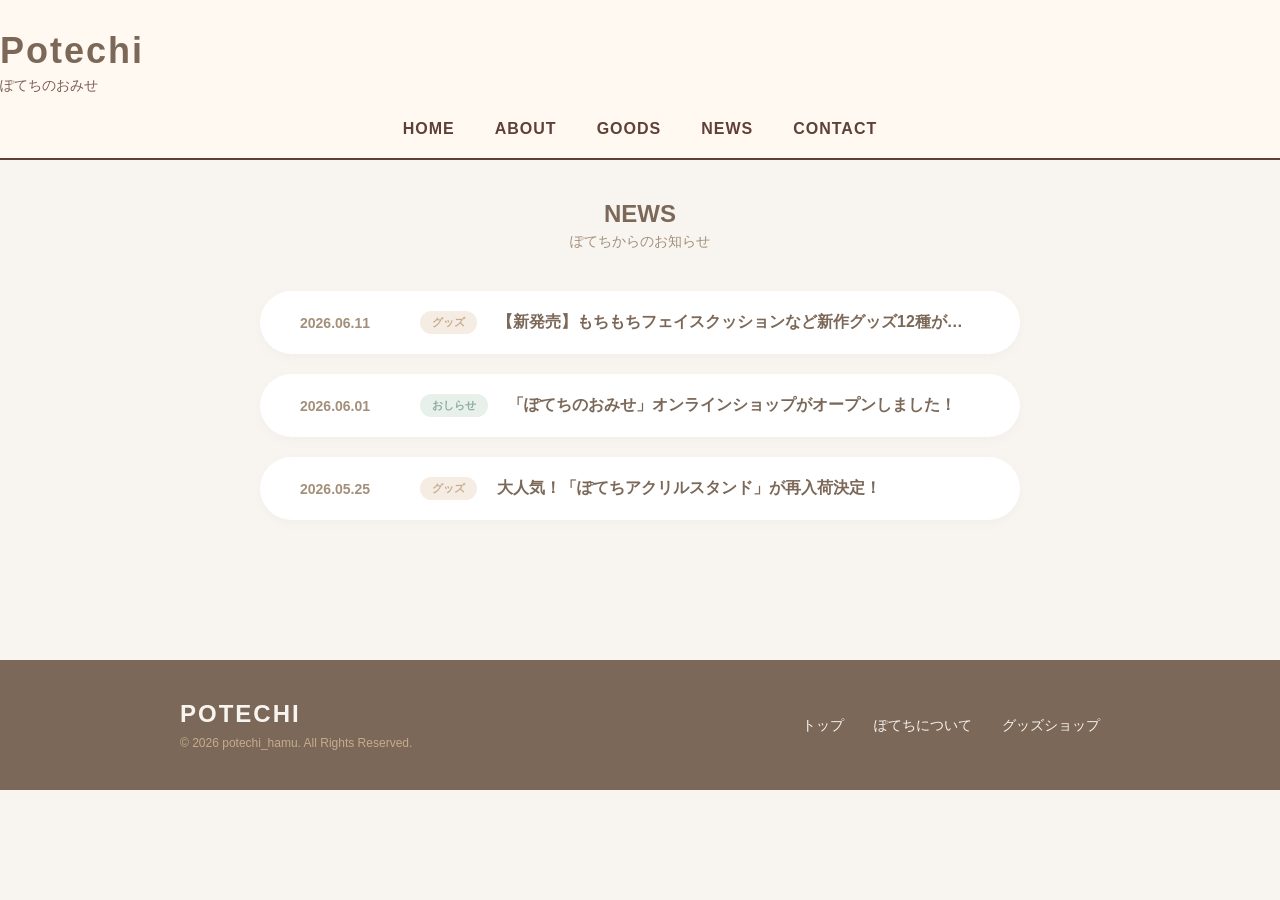
<file: news.html>
<!doctype html>
<html lang="ja">
  <head>
    <meta charset="UTF-8" />
    <meta name="viewport" content="width=device-width, initial-scale=1.0" />
    <title>NEWS - ぽてちのおみせ</title>
    <link rel="stylesheet" href="style.css" />

    <style>
      /* --- ニュースページ専用のスタイル --- */
      main {
        max-width: 800px; /* 読みやすいように少し細めに設定 */
        margin: 0 auto;
        padding: 40px 20px;
      }

      .page-title {
        text-align: center;
        margin-bottom: 40px;
      }
      .page-title h2 {
        font-size: 24px;
        color: #7b6858;
        margin-bottom: 5px;
      }
      .page-title p {
        font-size: 14px;
        color: #a38f7a;
        margin: 0;
      }

      /* ニュースリストの枠 */
      .news-list {
        display: flex;
        flex-direction: column;
        gap: 20px; /* ニュース同士のすき間 */
      }

      /* ニュース1件ごとのカード（トップページのNEWSの丸みを意識！） */
      .news-item {
        display: flex;
        align-items: center;
        background: white;
        padding: 20px 40px;
        border-radius: 999px; /* ぽてちらしいコロンとした丸み */
        text-decoration: none;
        color: #7b6858;
        box-shadow: 0 4px 10px rgba(163, 143, 122, 0.05);
        transition:
          transform 0.2s,
          box-shadow 0.2s;
      }

      /* マウスを乗せたとき */
      .news-item:hover {
        transform: translateY(-2px);
        box-shadow: 0 6px 15px rgba(163, 143, 122, 0.1);
      }

      /* 日付 */
      .news-date {
        font-size: 14px;
        color: #a38f7a;
        font-weight: bold;
        width: 120px; /* 幅を揃える */
        flex-shrink: 0;
      }

      /* カテゴリタグ（「グッズ」や「おしらせ」） */
      .news-category {
        font-size: 11px;
        font-weight: bold;
        padding: 4px 12px;
        border-radius: 999px;
        margin-right: 20px;
        flex-shrink: 0;
      }
      /* カテゴリごとの色分け */
      .tag-goods {
        background: #f5ede3;
        color: #c8ab8d;
      }
      .tag-info {
        background: #e8f0eb;
        color: #8daea0;
      }

      /* タイトル */
      .news-title {
        font-size: 16px;
        font-weight: bold;
        white-space: nowrap;
        overflow: hidden;
        text-overflow: ellipsis; /* 文字が長すぎたら「...」にする */
        flex-grow: 1;
      }

      /* 矢印アイコン風 */
      .news-arrow {
        font-size: 14px;
        color: #c8ab8d;
        margin-left: 10px;
      }

      /* --- スマホ用の調整 --- */
      @media (max-width: 768px) {
        main {
          padding: 20px 15px;
        }
        .news-item {
          flex-direction: column; /* スマホでは縦並びに */
          align-items: flex-start;
          padding: 20px 30px;
          border-radius: 25px; /* 縦並びなので丸みを少し控えめに */
          gap: 8px;
        }
        .news-date {
          width: auto;
        }
        .news-category {
          margin-right: 0;
        }
        .news-title {
          white-space: normal; /* スマホでは折り返す */
          font-size: 15px;
        }
        .news-arrow {
          display: none; /* スマホでは矢印を非表示に */
        }
      }
    </style>
  </head>
  <body>
    <header>
      <div class="logo">
        <h1>Potechi</h1>
        <p>ぽてちのおみせ</p>
      </div>
      <nav>
        <div class="hamburger" id="hamburger">
          <span></span>
          <span></span>
          <span></span>
        </div>

        <ul id="nav-links">
          <li><a href="index.html">HOME</a></li>
          <li><a href="about.html">ABOUT</a></li>
          <li><a href="goods.html">GOODS</a></li>
          <li><a href="news.html">NEWS</a></li>
          <li><a href="contact.html">CONTACT</a></li>
        </ul>
      </nav>
    </header>

    <main>
      <div class="page-title">
        <h2>NEWS</h2>
        <p>ぽてちからのお知らせ</p>
      </div>

      <div class="news-list">
        <a href="#" class="news-item">
          <span class="news-date">2026.06.11</span>
          <span class="news-category tag-goods">グッズ</span>
          <p class="news-title">
            【新発売】もちもちフェイスクッションなど新作グッズ12種が登場!
          </p>
          <span class="news-arrow"></span>
        </a>

        <a href="#" class="news-item">
          <span class="news-date">2026.06.01</span>
          <span class="news-category tag-info">おしらせ</span>
          <p class="news-title">
            「ぽてちのおみせ」オンラインショップがオープンしました！
          </p>
          <span class="news-arrow"></span>
        </a>

        <a href="#" class="news-item">
          <span class="news-date">2026.05.25</span>
          <span class="news-category tag-goods">グッズ</span>
          <p class="news-title">
            大人気！「ぽてちアクリルスタンド」が再入荷決定！
          </p>
          <span class="news-arrow"></span>
        </a>
      </div>
    </main>

    <!-- 🐾 さっき作ったフッターをここにも合体！ -->
    <footer>
      <div class="footer-container">
        <div class="footer-left">
          <h2>POTECHI</h2>
          <p>&copy; 2026 potechi_hamu. All Rights Reserved.</p>
        </div>
        <div class="footer-right">
          <ul>
            <li><a href="index.html">トップ</a></li>
            <li><a href="about.html">ぽてちについて</a></li>
            <li><a href="goods.html">グッズショップ</a></li>
          </ul>
        </div>
      </div>
    </footer>
    <script>
      // 🍔 ハンバーガーメニューを開閉するJS
      const hamburger = document.getElementById("hamburger");
      const navLinks = document.getElementById("nav-links");

      hamburger.addEventListener("click", () => {
        // ボタンとメニューに「active」クラスをつけたり消したりする
        hamburger.classList.toggle("active");
        navLinks.classList.toggle("active");
      });
    </script>
  </body>
</html>
</file>
<file: style.css>
* {
  margin: 0;
  padding: 0;
  box-sizing: border-box;
}

body {
  font-family: sans-serif;
  background: #f8f5f1;
  color: #7b6858;
}

/* ===================================================
   ヘッダー（全ページ共通：PC版の基本スタイル）
=================================================== */
header {
  background-color: #fff9f1;
  width: 100%;
  padding: 30px 0 20px;
  border-bottom: 2px solid #5d4037;
}

/* ヘッダーの中身を縦並びにして、すべて真ん中に寄せる */
.header-container {
  max-width: 1200px;
  margin: 0 auto;
  display: flex;
  flex-direction: column; /* ロゴとメニューを縦並びに */
  align-items: center; /* 左右のど真ん中に配置 */
  justify-content: center;
  text-align: center;
}

/* ロゴの文字設定 */
.logo h1 {
  font-size: 36px;
  font-weight: 700;
  letter-spacing: 2px;
  margin-bottom: 5px;
}

.logo p {
  font-size: 14px;
  color: #7b5e57;
  margin-bottom: 25px;
}

/* メニュー全体の横並び・中央寄せ設定 */
#nav-links {
  display: flex;
  justify-content: center; /* ★PC版でしっかり中央に寄せるお守り */
  gap: 40px;
  list-style: none;
  padding: 0;
  margin: 0;
}

#nav-links a {
  font-size: 16px;
  font-weight: 700;
  text-decoration: none;
  color: #5d4037;
  letter-spacing: 1px;
}

/* PC版ではハンバーガーボタンを絶対に隠す */
.hamburger {
  display: none;
  flex-direction: column;
  justify-content: space-between;
  width: 30px;
  height: 20px;
  cursor: pointer;
  z-index: 100;
}

.hamburger span {
  width: 100%;
  height: 3px;
  background-color: #7b6858;
  border-radius: 10px;
  transition: all 0.3s ease;
}

/* ===================================================
   メインビジュアル（スライダー対応）
=================================================== */
.hero {
  position: relative;
  width: 100%;
  max-width: 1440px;
  margin: 0 auto;
  overflow: hidden;
  background-color: #f5ede3;
}
.hero-slider {
  width: 100%;
  height: 500px;
  z-index: 1;
  display: flex;
  gap: 20px;
  box-sizing: border-box;
}
.slider-item {
  flex-shrink: 0;
  width: 80%;
  height: 100%;
  background-size: cover;
  background-position: center;
  border-radius: 12px;
}

/* ===================================================
   メインビジュアル下のテキスト（スライダーとNEWSの間）
=================================================== */
.hero-text {
  padding: 60px 0;
  margin: 0 auto;
  text-align: center;
  width: 90%;
  max-width: 900px;
  color: #5d4037;
}

.hero-text h2 {
  font-size: 36px;
  line-height: 1.6;
  margin-bottom: 20px;
  font-weight: bold;
  text-shadow: none;
}

.hero-text p {
  font-size: 19px;
  line-height: 1.8;
  margin-bottom: 25px;
  text-shadow: none;
}

.hero-text .btn {
  display: inline-block;
  padding: 14px 40px;
  background-color: #7b6858;
  color: #ffffff;
  text-decoration: none;
  border-radius: 25px;
  font-size: 17px;
  font-weight: bold;
  box-shadow: 0 4px 10px rgba(123, 104, 88, 0.2);
  transition:
    background-color 0.3s,
    transform 0.3s;
}

.hero-text .btn:hover {
  background-color: #635041;
  transform: translateY(-2px);
}

/* ===================================================
   コンテンツエリア（NEWS・商品リスト）
=================================================== */
.news {
  width: 90%;
  max-width: 1130px;
  margin: 0 auto 60px;
  padding: 28px 40px;
  background: white;
  border-radius: 999px;
  box-sizing: border-box;
  font-size: 18px;
  font-weight: bold;
}
.pickup {
  width: 90%;
  margin: auto;
  padding-bottom: 100px;
}

.pickup h3 {
  font-size: 36px;
  margin-bottom: 40px;
}

.item-list {
  display: flex;
  flex-wrap: wrap;
  gap: 24px;
  width: 100%;
  justify-content: space-between;
}

.item {
  width: calc((100% - 72px) / 4);
  background: white;
  padding: 24px;
  border-radius: 20px;
  margin-bottom: 24px;
  box-sizing: border-box;
}

.item img {
  display: block;
  width: 100%;
  aspect-ratio: 1 / 1;
  height: auto;
  object-fit: cover;
  object-position: center;
  border-radius: 20px;
  margin-bottom: 20px;
}

.item h4 {
  margin-bottom: 10px;
}

/* ===================================================
   ABOUTページ
=================================================== */
.about-container {
  max-width: 1000px;
  margin: 40px auto 100px;
  padding: 0 20px;
  text-align: center;
}

.about-hero {
  width: 400px;
  margin: 0 auto -80px;
  position: relative;
  z-index: 2;
}

.about-hero img {
  width: 100%;
  height: auto;
  border-radius: 20px;
  display: block;
}

.about-card {
  background: white;
  max-width: 900px;
  margin: 0 auto;
  padding: 100px 50px 60px;
  border-radius: 35px;
  box-shadow: 0 10px 30px rgba(163, 143, 122, 0.1);
}

.about-card h2 {
  font-size: 32px;
  color: #7b6858;
  margin-bottom: 5px;
}

.about-card .subtitle {
  font-size: 14px;
  color: #a38f7a;
  margin-bottom: 40px;
}

.about-main-flex {
  display: flex;
  gap: 50px;
  text-align: left;
}

.about-left-side {
  flex: 1;
  width: 50%;
  display: flex;
  flex-direction: column;
  align-items: center;
}

.about-right-side {
  flex: 1;
  width: 50%;
}

.about-text {
  font-size: 16px;
  line-height: 1.8;
  color: #7b6858;
  margin-bottom: 30px;
  text-align: center;
}

.about-text p {
  margin-bottom: 15px;
}

.about-card .btn {
  margin-top: 10px !important;
  margin-bottom: 40px !important;
}

.routine-box {
  margin-top: 0;
  padding-top: 0;
  border-top: none;
}

.routine-box h3 {
  font-size: 20px;
  color: #7b6858;
  margin-bottom: 30px;
  position: relative;
  display: inline-block;
}

.routine-box h3::after {
  content: "";
  position: absolute;
  left: 0;
  bottom: -4px;
  width: 100%;
  height: 3px;
  background: #c8ab8d;
  border-radius: 999px;
}

.timeline {
  display: flex;
  flex-direction: column;
  gap: 20px;
  text-align: left;
  padding-left: 10px;
}

.timeline-item {
  display: flex;
  gap: 20px;
  position: relative;
}

.time {
  font-size: 12px;
  font-weight: bold;
  color: #c8ab8d;
  background: #f5ede3;
  padding: 6px 12px;
  border-radius: 20px;
  height: max-content;
  flex-shrink: 0;
  width: 70px;
  text-align: center;
}

.timeline-content {
  flex-grow: 1;
}

.timeline-content h4 {
  font-size: 15px;
  color: #7b6858;
  margin-bottom: 5px;
}

.timeline-content p {
  font-size: 13px;
  color: #a38f7a;
  line-height: 1.6;
}

/* ===================================================
   フッター
=================================================== */
footer {
  background: #7b6858;
  color: #f8f5f1;
  padding: 40px 0;
  margin-top: 100px;
}

.footer-container {
  max-width: 1000px;
  margin: 0 auto;
  padding: 0 40px;
  display: flex;
  justify-content: space-between;
  align-items: center;
}

.footer-left h2 {
  font-size: 24px;
  letter-spacing: 2px;
  margin-bottom: 8px;
}

.footer-left p {
  font-size: 12px;
  color: #c8ab8d;
}

.footer-right ul {
  display: flex;
  gap: 30px;
  list-style: none;
}

.footer-right a {
  color: #f8f5f1;
  text-decoration: none;
  font-size: 14px;
  transition: color 0.3s;
}

.footer-right a:hover {
  color: #c8ab8d;
}

/* 背景画像を設定する設定 */
.main-bg {
  position: relative;
  background-image: url("images/bg-pattern.png");
  background-repeat: repeat;
  background-size: 400px auto;
  padding-top: 40px;
}

/* 背景をうっすら15%の薄さにして文字を読みやすくするマスク */
.main-bg::before {
  content: "";
  position: absolute;
  top: 0;
  left: 0;
  width: 100%;
  height: 100%;
  background-color: rgba(255, 249, 241, 0.85);
  z-index: 1;
}

/* 文字や画像が背景の後ろに隠れないようにするお守り */
.main-bg > * {
  position: relative;
  z-index: 2;
}

/* ===================================================
   スライダーの矢印ボタン
=================================================== */
.slider-btn {
  position: absolute;
  top: 50%;
  transform: translateY(-50%);
  z-index: 10;
  background: rgba(255, 255, 255, 0.8);
  color: #7b6858;
  border: none;
  width: 50px;
  height: 50px;
  border-radius: 50%;
  font-size: 20px;
  font-weight: bold;
  cursor: pointer;
  display: flex;
  align-items: center;
  justify-content: center;
  box-shadow: 0 4px 10px rgba(0, 0, 0, 0.15);
  transition:
    background 0.3s,
    color 0.3s;
}

.slider-btn:hover {
  background: #7b6858;
  color: white;
}

.prev-btn {
  left: 3%;
}
.next-btn {
  right: 3%;
}

/* ===================================================
   📱 スマホ用設定（画面幅: 768px以下のみに効かせる！）
=================================================== */
@media (max-width: 768px) {
  header {
    position: relative;
    padding: 20px;
  }

  .header-container {
    align-items: center;
  }

  /* スマホの時だけ三本線を表示して右上に固定 */
  .hamburger {
    display: flex !important;
    position: absolute;
    top: 35px;
    right: 25px;
  }

  /* スマホの時だけメニューを画面の右外に隠す */
  nav #nav-links {
    position: fixed;
    top: 0;
    right: -100%;
    width: 70%;
    height: 100vh;
    background-color: rgba(255, 255, 255, 0.95);
    flex-direction: column;
    align-items: center;
    justify-content: center;
    gap: 40px !important;
    transition: right 0.4s ease;
    box-shadow: -5px 0 15px rgba(0, 0, 0, 0.05);
    z-index: 99;
  }

  /* ボタンが押されてactiveクラスがついたら画面内に出す */
  nav #nav-links.active {
    right: 0;
  }

  /* 三本線ボタンが「✕」に変身する設定 */
  .hamburger.active span:nth-child(1) {
    transform: translateY(8px) rotate(45deg);
  }
  .hamburger.active span:nth-child(2) {
    opacity: 0;
  }
  .hamburger.active span:nth-child(3) {
    transform: translateY(-9px) rotate(-45deg);
  }

  /* メインビジュアル */
  .hero {
    flex-direction: column-reverse;
    text-align: center;
    padding: 40px 20px;
    gap: 30px;
    border-radius: 0 0 40px 40px;
  }

  .hero-text {
    width: 100%;
  }
  .hero-text h2 {
    font-size: 28px;
    line-height: 1.4;
  }
}
</file>
